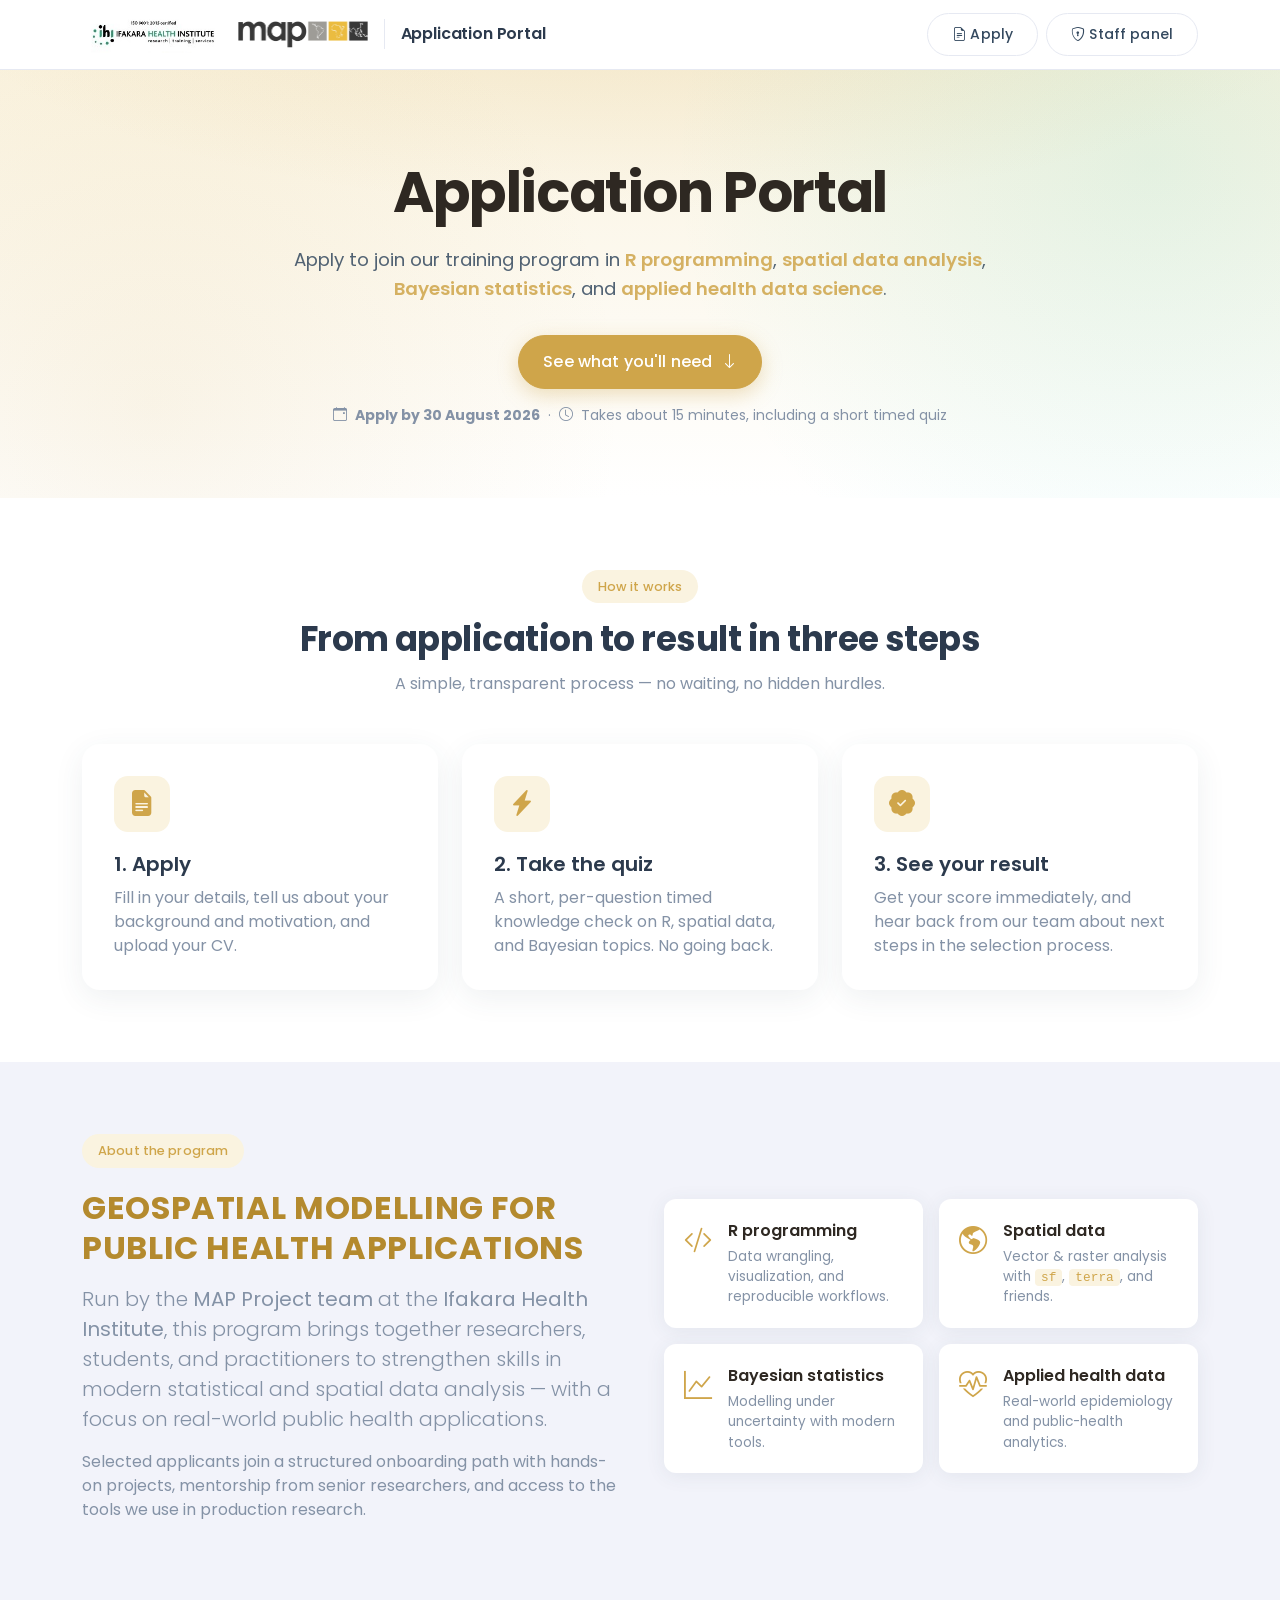
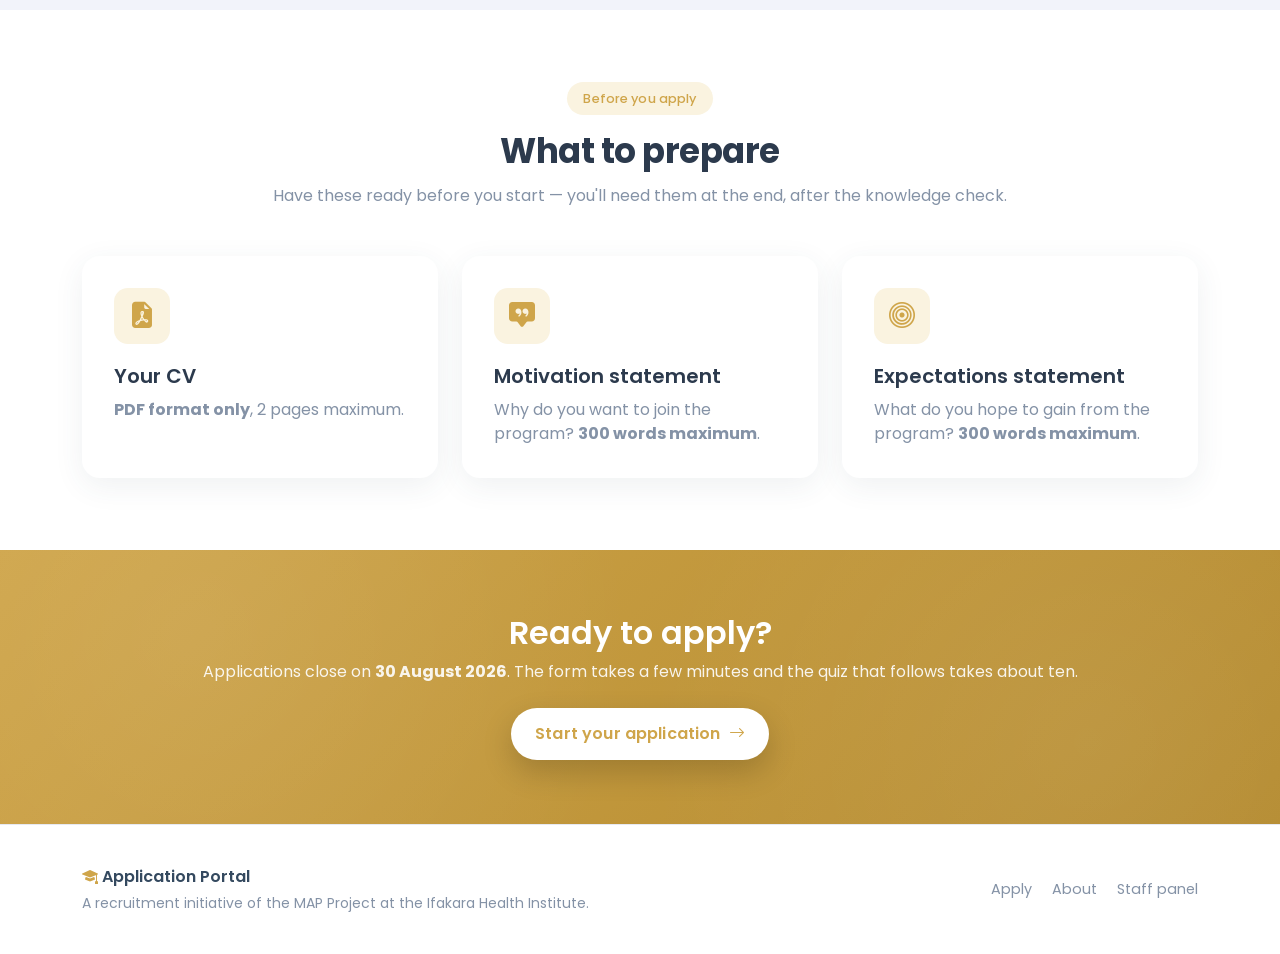
<file: index.html>
<!Doctype html>
<html lang="en">
<head>
  <meta charset="utf-8">
  <meta name="viewport" content="width=device-width, initial-scale=1">
  <title>Application Portal — Ifakara Health Institute</title>
  <meta name="description" content="Apply to the training program at the Ifakara Health Institute's MAP Project — R programming, spatial data, Bayesian statistics, and applied health data science.">

  <!-- Fonts -->
  <link rel="preconnect" href="https://fonts.googleapis.com">
  <link rel="preconnect" href="https://fonts.gstatic.com" crossorigin>
  <link href="https://fonts.googleapis.com/css2?family=Poppins:wght@300;400;500;600;700&display=swap" rel="stylesheet">

  <!-- Bootstrap 5 + Icons -->
  <link href="https://cdn.jsdelivr.net/npm/bootstrap@5.3.3/dist/css/bootstrap.min.css" rel="stylesheet"
        integrity="sha384-QWTKZyjpPEjISv5WaRU9OFeRpok6YctnYmDr5pNlyT2bRjXh0JMhjY6hW+ALEwIH" crossorigin="anonymous">
  <link href="https://cdn.jsdelivr.net/npm/bootstrap-icons@1.11.3/font/bootstrap-icons.min.css" rel="stylesheet">

  <!-- Theme -->
  <link href="css/landing.css" rel="stylesheet">
</head>
<body class="landing">

<nav class="navbar navbar-expand-lg">
  <div class="container">
    <a class="navbar-brand d-flex align-items-center gap-3" href="index.html">
      <img src="img/ihi-logo.jpg" alt="Ifakara Health Institute" class="brand-logo brand-logo-ihi">
      <img src="img/map-logo.png" alt="MAP Project" class="brand-logo brand-logo-map">
      <span class="brand-divider d-none d-md-inline-block"></span>
      <span class="brand-text d-none d-md-inline">Application Portal</span>
    </a>
    <div class="d-flex gap-2">
      <a class="btn btn-sm btn-outline-secondary" href="apply.html"><i class="bi bi-file-earmark-text"></i> Apply</a>
      <a class="btn btn-sm btn-outline-secondary" href="panel.html"><i class="bi bi-shield-lock"></i> Staff panel</a>
    </div>
  </div>
</nav>

<!-- ============ HERO ============ -->
<section class="hero">
  <div class="container">
    <div class="hero-inner text-center">
      <h1 class="hero-title">Application Portal</h1>
      <p class="hero-tagline">
        Apply to join our training program in
        <strong>R programming</strong>, <strong>spatial data analysis</strong>,
        <strong>Bayesian statistics</strong>, and <strong>applied health data science</strong>.
      </p>
      <div class="hero-cta d-flex justify-content-center">
        <a class="btn btn-primary btn-lg px-4" href="#before-you-apply">
          See what you'll need <i class="bi bi-arrow-down ms-1"></i>
        </a>
      </div>
      <p class="text-muted small mt-3 mb-0">
        <i class="bi bi-calendar-event me-1"></i> <strong>Apply by <span data-deadline>30 August 2026</span></strong>
        <span class="mx-1">·</span>
        <i class="bi bi-clock me-1"></i> Takes about 15 minutes, including a short timed quiz
      </p>
    </div>
  </div>
  <div class="hero-decor" aria-hidden="true"></div>
</section>

<!-- ============ HOW IT WORKS ============ -->
<section class="section-white" id="how-it-works">
  <div class="container">
    <div class="section-header text-center mb-5">
      <span class="badge-pill-brand mb-2">How it works</span>
      <h2>From application to result in three steps</h2>
      <p class="text-muted">A simple, transparent process — no waiting, no hidden hurdles.</p>
    </div>
    <div class="row g-4">
      <div class="col-md-4">
        <div class="feature-card">
          <div class="feature-icon"><i class="bi bi-file-earmark-text-fill"></i></div>
          <h5>1. Apply</h5>
          <p class="text-muted mb-0">
            Fill in your details, tell us about your background and motivation,
            and upload your CV.
          </p>
        </div>
      </div>
      <div class="col-md-4">
        <div class="feature-card">
          <div class="feature-icon"><i class="bi bi-lightning-charge-fill"></i></div>
          <h5>2. Take the quiz</h5>
          <p class="text-muted mb-0">
            A short, per-question timed knowledge check on R, spatial data,
            and Bayesian topics. No going back.
          </p>
        </div>
      </div>
      <div class="col-md-4">
        <div class="feature-card">
          <div class="feature-icon"><i class="bi bi-patch-check-fill"></i></div>
          <h5>3. See your result</h5>
          <p class="text-muted mb-0">
            Get your score immediately, and hear back from our team about
            next steps in the selection process.
          </p>
        </div>
      </div>
    </div>
  </div>
</section>

<!-- ============ ABOUT ============ -->
<section class="section-tint" id="about">
  <div class="container">
    <div class="row align-items-center g-5">
      <div class="col-lg-6">
        <span class="badge-pill-brand mb-3">About the program</span>
        <h2 class="about-heading">GEOSPATIAL MODELLING FOR PUBLIC HEALTH APPLICATIONS</h2>
        <p class="lead text-muted">
          Run by the <strong>MAP Project team</strong> at the
          <strong>Ifakara Health Institute</strong>, this program brings together
          researchers, students, and practitioners to strengthen skills in modern
          statistical and spatial data analysis — with a focus on real-world
          public health applications.
        </p>
        <p class="text-muted">
          Selected applicants join a structured onboarding path with hands-on
          projects, mentorship from senior researchers, and access to the tools
          we use in production research.
        </p>
      </div>
      <div class="col-lg-6">
        <div class="topic-grid">
          <div class="topic-item">
            <i class="bi bi-code-slash"></i>
            <div>
              <strong>R programming</strong>
              <span>Data wrangling, visualization, and reproducible workflows.</span>
            </div>
          </div>
          <div class="topic-item">
            <i class="bi bi-globe-americas"></i>
            <div>
              <strong>Spatial data</strong>
              <span>Vector &amp; raster analysis with <code>sf</code>, <code>terra</code>, and friends.</span>
            </div>
          </div>
          <div class="topic-item">
            <i class="bi bi-graph-up"></i>
            <div>
              <strong>Bayesian statistics</strong>
              <span>Modelling under uncertainty with modern tools.</span>
            </div>
          </div>
          <div class="topic-item">
            <i class="bi bi-heart-pulse"></i>
            <div>
              <strong>Applied health data</strong>
              <span>Real-world epidemiology and public-health analytics.</span>
            </div>
          </div>
        </div>
      </div>
    </div>
  </div>
</section>

<!-- ============ BEFORE YOU APPLY ============ -->
<section class="section-white" id="before-you-apply">
  <div class="container">
    <div class="section-header text-center mb-5">
      <span class="badge-pill-brand mb-2">Before you apply</span>
      <h2>What to prepare</h2>
      <p class="text-muted">
        Have these ready before you start — you'll need them at the end,
        after the knowledge check.
      </p>
    </div>
    <div class="row g-4">
      <div class="col-md-4">
        <div class="feature-card">
          <div class="feature-icon"><i class="bi bi-file-earmark-pdf-fill"></i></div>
          <h5>Your CV</h5>
          <p class="text-muted mb-0">
            <strong>PDF format only</strong>, 2 pages maximum.
          </p>
        </div>
      </div>
      <div class="col-md-4">
        <div class="feature-card">
          <div class="feature-icon"><i class="bi bi-chat-square-quote-fill"></i></div>
          <h5>Motivation statement</h5>
          <p class="text-muted mb-0">
            Why do you want to join the program?
            <strong>300 words maximum</strong>.
          </p>
        </div>
      </div>
      <div class="col-md-4">
        <div class="feature-card">
          <div class="feature-icon"><i class="bi bi-bullseye"></i></div>
          <h5>Expectations statement</h5>
          <p class="text-muted mb-0">
            What do you hope to gain from the program?
            <strong>300 words maximum</strong>.
          </p>
        </div>
      </div>
    </div>
  </div>
</section>

<!-- ============ CTA STRIP ============ -->
<section class="cta-strip">
  <div class="container text-center">
    <h3 class="mb-2">Ready to apply?</h3>
    <p class="mb-4 opacity-90">
      Applications close on <strong><span data-deadline>30 August 2026</span></strong>. The form takes a
      few minutes and the quiz that follows takes about ten.
    </p>
    <a class="btn btn-light btn-lg px-4" href="apply.html" id="cta-bottom">
      Start your application <i class="bi bi-arrow-right ms-1"></i>
    </a>
  </div>
</section>

<!-- ============ FOOTER ============ -->
<footer class="site-footer">
  <div class="container">
    <div class="row align-items-center g-3">
      <div class="col-md-7">
        <div class="fw-semibold mb-1">
          <i class="bi bi-mortarboard-fill text-primary"></i> Application Portal
        </div>
        <p class="text-muted small mb-0">
          A recruitment initiative of the MAP Project at the Ifakara Health Institute.
        </p>
      </div>
      <div class="col-md-5 text-md-end">
        <a class="footer-link me-3" href="apply.html">Apply</a>
        <a class="footer-link me-3" href="#about">About</a>
        <a class="footer-link" href="panel.html">Staff panel</a>
      </div>
    </div>
  </div>
</footer>

<script src="https://cdn.jsdelivr.net/npm/bootstrap@5.3.3/dist/js/bootstrap.bundle.min.js"
        integrity="sha384-YvpcrYf0tY3lHB60NNkmXc5s9fDVZLESaAA55NDzOxhy9GkcIdslK1eN7N6jIeHz" crossorigin="anonymous"></script>
<script>
  // If the applicant has a saved session, switch CTA labels to "Continue".
  (function () {
    const hasProgress = localStorage.getItem("application_id") || localStorage.getItem("session_id");
    if (!hasProgress) return;
    const top = document.getElementById("cta-start");
    const bot = document.getElementById("cta-bottom");
    if (top) top.innerHTML = 'Continue Application <i class="bi bi-arrow-right ms-1"></i>';
    if (bot) bot.innerHTML = 'Continue your application <i class="bi bi-arrow-right ms-1"></i>';
  })();

  // Ask the backend for the canonical deadline and fill the two [data-deadline]
  // spans. Landing needs this too — the hardcoded fallback is just a placeholder
  // for when the API is unreachable.
  (async function () {
    const API = (location.hostname === "localhost" || location.hostname === "127.0.0.1")
      ? "http://127.0.0.1:8000/api"
      : "https://mapdet.pythonanywhere.com/api";
    try {
      const res = await fetch(`${API}/config/`);
      if (!res.ok) return;
      const config = await res.json();
      if (!config || !config.deadline) return;
      document.querySelectorAll("[data-deadline]").forEach((el) => {
        el.textContent = config.deadline;
      });
    } catch (err) {
      console.error("Could not load /api/config/ for landing deadline", err);
    }
  })();
</script>
</body>
</html>
</file>
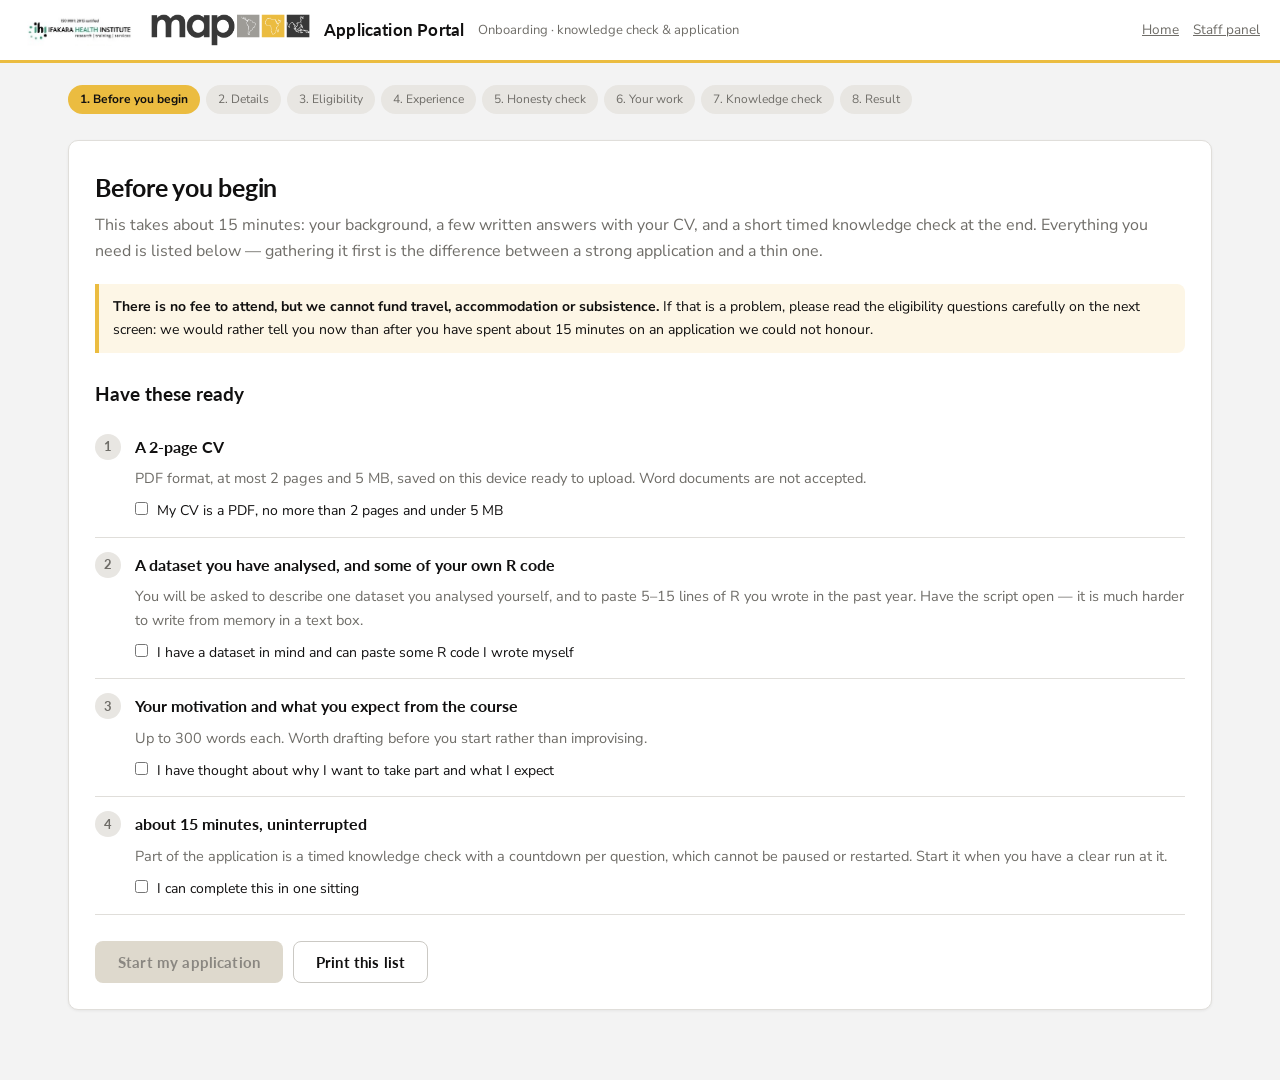
<file: apply.html>
<!Doctype html>
<html lang="en">
<head>
  <meta charset="utf-8">
  <meta name="viewport" content="width=device-width, initial-scale=1">
  <title>Apply — Application Portal</title>
  <link rel="preconnect" href="https://fonts.googleapis.com">
  <link rel="preconnect" href="https://fonts.gstatic.com" crossorigin>
  <link href="https://fonts.googleapis.com/css2?family=Lato:wght@400;700;900&family=Nunito+Sans:wght@400;600;700&display=swap"
        rel="stylesheet">
  <link href="css/styles.css" rel="stylesheet">
</head>
<body>
<header class="site-header">
  <img src="img/ihi-logo.jpg" alt="Ifakara Health Institute" class="brand-logo">
  <img src="img/map-logo.png" alt="MAP Project" class="brand-logo">
  <span class="brand">Application Portal</span>
  <span class="sub">Onboarding &middot; knowledge check &amp; application</span>
  <span class="spacer"></span>
  <a class="muted" href="index.html">Home</a>
  <a class="muted" href="panel.html">Staff panel</a>
</header>

<div class="wrap-wide">
  <ul class="steps" id="steps"></ul>

  <div class="card">
    <div id="stage"></div>
  </div>
</div>

<template id="tpl-before">
  <h1>Before you begin</h1>
  <p class="lead" data-lead></p>
  <div class="warnbox" data-cost></div>

  <h2>Have these ready</h2>
  <ol class="prep" data-requirements></ol>

  <p class="muted" data-deadline></p>
  <div class="err hidden" data-alert></div>
  <div class="actions">
    <button class="btn" data-next>Start my application</button>
    <button class="btn btn-ghost" data-print type="button">Print this list</button>
  </div>
</template>

<template id="tpl-details">
  <h1>Apply to the workshop</h1>
  <p class="lead" data-lead></p>
  <div class="warnbox">
    <strong>Please answer accurately</strong> rather than optimistically.
    A place offered to someone who cannot take it up is a place lost to another applicant.
  </div>

  <h2>Your details</h2>
  <div class="grid2">
    <div>
      <label>First name <span class="req">*</span></label>
      <input type="text" name="first_name" autocomplete="given-name">
      <div class="field-error" data-error="first_name"></div>
    </div>
    <div>
      <label>Last name <span class="req">*</span></label>
      <input type="text" name="last_name" autocomplete="family-name">
      <div class="field-error" data-error="last_name"></div>
    </div>
    <div>
      <label>Email <span class="req">*</span></label>
      <input type="email" name="email" autocomplete="email">
      <p class="hint">An institutional address is preferred where you have one.</p>
      <div class="field-error" data-error="email"></div>
    </div>
    <div>
      <label>WhatsApp number — including country code <span class="req">*</span></label>
      <input type="tel" name="phone" autocomplete="tel" placeholder="+255 712 345 678">
      <p class="hint">
        Start with <strong>+</strong> and your country code. A number beginning
        <strong>0</strong> cannot be dialled from outside your country.
      </p>
      <div class="field-error" data-error="phone"></div>
    </div>
    <div>
      <label>Country of residence <span class="req">*</span></label>
      <select name="country_of_residence" data-countries>
        <option value="">Choose…</option>
      </select>
      <div class="field-error" data-error="country_of_residence"></div>
    </div>
    <div>
      <label>Nationality <span class="req">*</span></label>
      <select name="nationality" data-countries>
        <option value="">Choose…</option>
      </select>
      <div class="field-error" data-error="nationality"></div>
    </div>
    <div>
      <label>Gender <span class="req">*</span></label>
      <select name="gender">
        <option value="">Choose…</option>
        <option>Male</option>
        <option>Female</option>
      </select>
      <div class="field-error" data-error="gender"></div>
    </div>
    <div>
      <label>Highest qualification <span class="req">*</span></label>
      <select name="education">
        <option value="">Choose…</option>
        <option>BSc</option><option>MSc</option><option>PhD</option><option>Other</option>
      </select>
      <input type="text" name="education_other" class="hidden" maxlength="30"
             placeholder="Please specify" data-other-for="education">
      <div class="field-error" data-error="education"></div>
    </div>
    <div>
      <label>Institution <span class="req">*</span></label>
      <input type="text" name="institution">
      <div class="field-error" data-error="institution"></div>
    </div>
    <div>
      <label>Institution type <span class="req">*</span></label>
      <select name="institution_type">
        <option value="">Choose…</option>
        <option>University</option><option>NGO</option><option>Government</option>
        <option>Private sector</option><option>Other</option>
      </select>
      <input type="text" name="institution_type_other" class="hidden" maxlength="50"
             placeholder="Please specify" data-other-for="institution_type">
      <div class="field-error" data-error="institution_type"></div>
    </div>
    <div>
      <label>Your role <span class="req">*</span></label>
      <input type="text" name="role">
      <div class="field-error" data-error="role"></div>
    </div>
    <div>
      <label>R experience <span class="req">*</span></label>
      <select name="r_experience">
        <option value="">Choose…</option>
        <option>None</option><option>Beginner</option>
        <option>Intermediate</option><option>Advanced</option>
      </select>
      <div class="field-error" data-error="r_experience"></div>
    </div>
    <div>
      <label>Bayesian knowledge <span class="req">*</span></label>
      <select name="bayesian_knowledge">
        <option value="">Choose…</option>
        <option>None</option><option>Beginner</option>
        <option>Intermediate</option><option>Advanced</option>
      </select>
      <div class="field-error" data-error="bayesian_knowledge"></div>
    </div>
  </div>
  <div class="err hidden" data-alert></div>
  <div class="actions"><button class="btn" data-next>Continue</button></div>
</template>

<template id="tpl-eligibility">
  <h1>Eligibility</h1>
  <p class="lead">
    Four practical questions. Please answer accurately — a place you cannot take up
    is a place another applicant could have used.
  </p>
  <div data-questions></div>
  <div class="note">
    We release seats only once, shortly before the workshop, so an unfilled place is
    usually a wasted one.
  </div>
  <div class="err hidden" data-alert></div>
  <div class="actions"><button class="btn" data-next>Continue</button></div>
</template>

<template id="tpl-experience">
  <h1>Your experience and plans</h1>
  <p class="lead">
    These answers help us judge whether the course suits your current work. Answer
    honestly — the course caters for a range of backgrounds and there is no advantage
    in overstating.
  </p>
  <div data-questions></div>
  <div class="err hidden" data-alert></div>
  <div class="actions"><button class="btn" data-next>Continue</button></div>
</template>

<template id="tpl-claims">
  <h1>Honesty check</h1>
  <p class="lead">Which of these R functions have you used <em>yourself</em>?</p>
  <div class="warnbox">
    <strong>Please read.</strong> Some of the names below are not real R functions.
    Claiming one costs you more than admitting you do not know it. We are not
    expecting anyone to know all of them — an accurate picture helps us support you better.
  </div>
  <table class="claim">
    <thead>
      <tr><th>Function</th><th>Used it myself</th><th>Heard of it</th><th>Don't know it</th></tr>
    </thead>
    <tbody data-rows></tbody>
  </table>
  <div class="err hidden" data-alert></div>
  <div class="actions"><button class="btn" data-next>Continue</button></div>
</template>

<template id="tpl-quiz-intro">
  <h1>Knowledge check</h1>
  <div class="note">
    <strong>Your application is already submitted.</strong> This last step is scored and
    shown to the panel alongside everything else you have written — it is not a gate,
    and a low score does not withdraw your application.
  </div>
  <p class="lead" data-shape></p>
  <ul class="tight">
    <li><strong data-timing></strong> per question — the countdown is enforced by the server.</li>
    <li>You <strong>cannot</strong> go back, and the check cannot be restarted.</li>
    <li>Each applicant gets a <strong>different draw</strong> of questions, with the
      answer options shuffled.</li>
    <li>You are not told which answers were right — only your final score.</li>
  </ul>
  <div class="note">
    Answer from your own knowledge. The point is to place you on the course, not to
    filter people out on trivia.
  </div>
  <div class="err hidden" data-alert></div>
  <div class="actions"><button class="btn" data-next>Start the knowledge check</button></div>
</template>

<template id="tpl-question">
  <div class="qmeta">
    <span data-progress></span>
    <span class="cat" data-category></span>
    <span class="countdown" data-countdown>--</span>
  </div>
  <div class="bar"><i data-bar></i></div>
  <p class="qstem" data-stem></p>
  <pre class="code hidden" data-code></pre>
  <div data-options></div>
  <div class="actions">
    <button class="btn" data-submit disabled>Submit answer</button>
    <span class="muted" data-status></span>
  </div>
</template>

<template id="tpl-result">
  <div class="centred">
    <h1 data-title>Knowledge check complete</h1>
    <p class="score-big"><span data-score>0</span> / <span data-total>0</span></p>
    <p class="lead" data-message></p>
    <p class="muted" data-completed></p>
  </div>
  <div class="actions" data-continue-wrap style="justify-content:center">
    <button class="btn" data-next>Continue to your own work</button>
  </div>
</template>

<template id="tpl-written">
  <h1>Your own work</h1>
  <p class="lead">
    Three short answers, your motivation and your CV. These are read by the selection
    panel — please answer in your own words. The timed knowledge check comes after this.
  </p>

  <label>1. Describe a dataset you have personally analysed <span class="req">*</span></label>
  <p class="hint">
    Say what one row represents, roughly how many rows, the time period, and how location
    is recorded (GPS coordinates, district names, a grid, or something else). About 80 words.
  </p>
  <textarea name="written_dataset" maxlength="900"></textarea>
  <div class="field-error" data-error="written_dataset"></div>

  <label>2. Paste 5–15 lines of R code that you wrote yourself in the past year <span class="req">*</span></label>
  <p class="hint">
    Any code at all — cleaning, plotting, modelling. Add one line saying what it was for.
    If you have never written R code, write “none” — this will not disqualify you.
  </p>
  <textarea name="written_code" class="mono" maxlength="1600"></textarea>
  <div class="field-error" data-error="written_code"></div>

  <label>3. What is one feature of your own data that would make an ordinary linear
    regression a poor choice? <span class="req">*</span></label>
  <p class="hint">About 40 words.</p>
  <textarea name="written_why_not_ols" maxlength="500"></textarea>
  <div class="field-error" data-error="written_why_not_ols"></div>

  <label>4. Anything else the panel should know? <span class="opt-tag">(optional)</span></label>
  <textarea name="written_other" maxlength="600" data-words="300"></textarea>
  <p class="hint" data-counter-for="written_other"></p>
  <div class="field-error" data-error="written_other"></div>

  <h2>Motivation and expectations</h2>

  <label>5. Why do you want to take part? <span class="req">*</span></label>
  <p class="hint">Up to 300 words.</p>
  <textarea name="motivation" data-words="300"></textarea>
  <p class="hint" data-counter-for="motivation"></p>
  <div class="field-error" data-error="motivation"></div>

  <label>6. What do you expect to get out of it? <span class="req">*</span></label>
  <p class="hint">Up to 300 words.</p>
  <textarea name="expectations" data-words="300"></textarea>
  <p class="hint" data-counter-for="expectations"></p>
  <div class="field-error" data-error="expectations"></div>

  <h2>Your CV</h2>

  <label>7. Upload your CV <span class="req">*</span></label>
  <p class="hint">
    <strong>PDF only</strong>, at most <strong>2 pages</strong> and <strong>5&nbsp;MB</strong>.
    Word documents are not accepted — export to PDF first.
  </p>
  <input type="file" name="cv" accept="application/pdf,.pdf">
  <div class="field-error" data-error="cv"></div>

  <div class="err hidden" data-alert></div>
  <div class="actions">
    <button class="btn" data-next>Submit and continue to the knowledge check</button>
  </div>
</template>

<template id="tpl-stopped">
  <h1 data-title>Thank you for your interest</h1>
  <p class="lead" data-message></p>
  <p>
    We expect to run further courses. Please write to us to be added to the mailing list
    so we can tell you when the next one opens.
  </p>
</template>

<script src="js/api.js"></script>
<script src="js/applicant.js"></script>
</body>
</html>
</file>
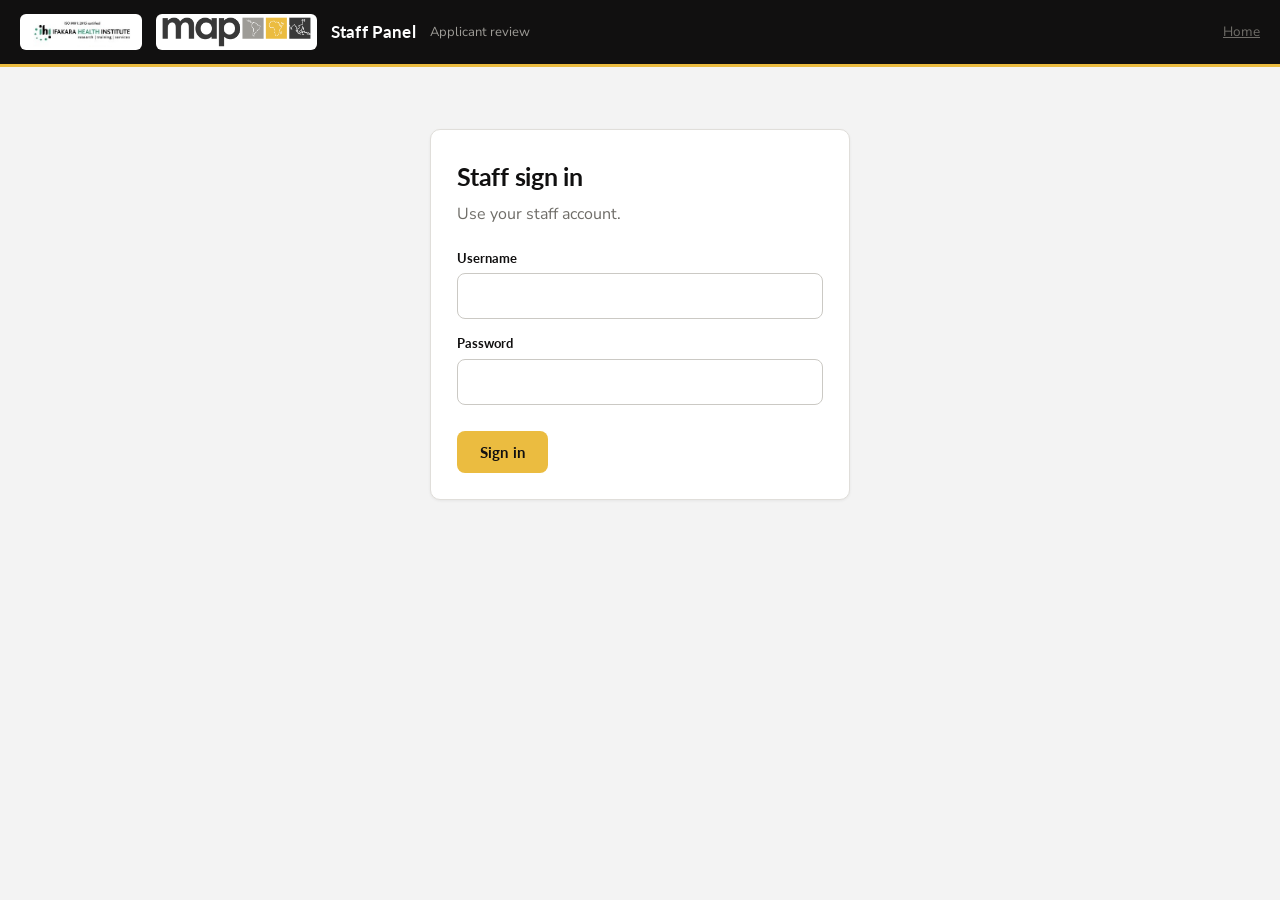
<file: panel.html>
<!Doctype html>
<html lang="en">
<head>
  <meta charset="utf-8">
  <meta name="viewport" content="width=device-width, initial-scale=1">
  <title>Staff Panel — Application Portal</title>
  <link rel="preconnect" href="https://fonts.googleapis.com">
  <link rel="preconnect" href="https://fonts.gstatic.com" crossorigin>
  <link href="https://fonts.googleapis.com/css2?family=Lato:wght@400;700;900&family=Nunito+Sans:wght@400;600;700&display=swap"
        rel="stylesheet">
  <link href="css/styles.css" rel="stylesheet">
</head>
<body>
<header class="site-header dark">
  <img src="img/ihi-logo.jpg" alt="Ifakara Health Institute" class="brand-logo brand-logo-chip">
  <img src="img/map-logo.png" alt="MAP Project" class="brand-logo brand-logo-chip">
  <span class="brand">Staff Panel</span>
  <span class="sub">Applicant review</span>
  <span class="spacer"></span>
  <a class="muted" href="index.html">Home</a>
  <span class="sub hidden" id="nav-username"></span>
  <button class="btn btn-ghost btn-sm hidden" id="logout-btn">Log out</button>
</header>

<div class="wrap-wide">

  <!-- ============ LOGIN ============ -->
  <section id="view-login" class="hidden">
    <div class="card" style="max-width:420px;margin:40px auto">
      <h1>Staff sign in</h1>
      <p class="lead">Use your staff account.</p>
      <div class="err hidden" id="login-alert"></div>
      <form id="login-form">
        <label>Username</label>
        <input type="text" name="username" autocomplete="username">
        <label>Password</label>
        <input type="password" name="password" autocomplete="current-password">
        <div class="actions">
          <button class="btn" type="submit" id="login-btn">Sign in</button>
        </div>
      </form>
    </div>
  </section>

  <!-- ============ APPLICANTS LIST ============ -->
  <section id="view-list" class="hidden">
    <h1>Applicants <span class="tag tag-mute hidden" id="viewer-badge">View only</span></h1>
    <p class="lead" id="list-count"></p>

    <div class="toolbar">
      <button class="btn btn-ghost btn-sm" id="go-shortlist">Build a shortlist &rarr;</button>
    </div>

    <div class="card" id="settings-card">
      <h2>Applications deadline</h2>
      <p class="lead" id="set-state"></p>
      <div class="err hidden" id="set-alert"></div>
      <div class="toolbar">
        <label for="set-deadline" class="muted">Last day applications are accepted</label>
        <input type="date" id="set-deadline" style="max-width:200px">
        <button class="btn btn-sm" id="set-save">Save deadline</button>
        <span class="muted" id="set-saved"></span>
      </div>
      <p class="hint">
        Inclusive: applicants can start and submit all day on this date. From the next
        day the portal refuses new applications and new submissions, and says so.
      </p>
    </div>

    <div class="toolbar">
      <input class="grow" type="text" id="search-input" placeholder="Name, email or institution…">
      <select id="status-filter" style="max-width:190px">
        <option value="">All statuses</option>
        <option value="pass">Pass</option>
        <option value="fail">Fail</option>
        <option value="pending">Pending</option>
      </select>
      <button class="btn btn-ghost" id="export-csv">Export CSV</button>
    </div>

    <div class="err hidden" id="list-alert"></div>

    <div class="toolbar hidden" id="bulk-bar">
      <strong id="bulk-count"></strong>
      <button class="btn btn-sm" data-bulk="select">Mark selected</button>
      <button class="btn btn-sm btn-ghost" data-bulk="reject">Mark rejected</button>
      <button class="btn btn-sm btn-ghost" data-bulk="pending">Reset to pending</button>
      <button class="btn btn-sm btn-danger" data-bulk="delete">Delete</button>
    </div>

    <div class="table-wrap">
      <table class="data">
        <thead>
          <tr>
            <th style="width:34px"><input type="checkbox" id="select-all" title="Select all"></th>
            <th>Name</th><th>Institution</th><th>Country</th>
            <th>Quiz</th><th>Score</th><th>Composite</th><th>Status</th><th>Decision</th><th>Flags</th>
          </tr>
        </thead>
        <tbody id="applicants-body">
          <tr><td colspan="10" class="muted">Loading…</td></tr>
        </tbody>
      </table>
    </div>

    <div class="actions">
      <button class="btn btn-ghost btn-sm" id="prev-page" disabled>&larr; Prev</button>
      <button class="btn btn-ghost btn-sm" id="next-page" disabled>Next &rarr;</button>
    </div>
  </section>

  <!-- ============ SHORTLIST ============ -->
  <section id="view-shortlist" class="hidden">
    <button class="btn btn-ghost btn-sm" id="shortlist-back">&larr; Back to applicants</button>

    <div class="card" style="margin-top:16px">
      <h1>Shortlist</h1>
      <p class="lead">
        Every application ranked on the composite score, recomputed from the stored
        answers. Floors are satisfied first; the remaining seats fill on merit.
      </p>

      <div class="stats" id="sl-stats"></div>
      <div class="note" id="sl-advice"></div>

      <div class="floors">
        <div>
          <label for="f_seats">Seats</label>
          <input type="number" id="f_seats" min="0" value="25">
        </div>
        <div>
          <label for="f_women">Minimum women</label>
          <input type="number" id="f_women" min="0" value="10">
        </div>
        <div>
          <label for="f_tz">Minimum Tanzania-based</label>
          <input type="number" id="f_tz" min="0" value="12">
        </div>
        <div>
          <label for="f_inst">Max per institution</label>
          <input type="number" id="f_inst" min="1" value="3">
        </div>
        <div>
          <label for="f_wait">Waitlist size</label>
          <input type="number" id="f_wait" min="0" value="10">
        </div>
        <div>
          <label for="f_travel">Travel certainty</label>
          <select id="f_travel">
            <option value="prefer" selected>Prefer confirmed</option>
            <option value="only">Confirmed only</option>
            <option value="ignore">Ignore</option>
          </select>
        </div>
        <div>
          <label for="f_bluff">Applicants flagged BLUFF</label>
          <select id="f_bluff">
            <option value="1" selected>Exclude</option>
            <option value="0">Keep</option>
          </select>
        </div>
        <div>
          <label for="f_pool">Pool</label>
          <select id="f_pool">
            <option value="submitted" selected>Completed applications</option>
            <option value="scored">Finished the knowledge check</option>
            <option value="all">Everyone who started</option>
          </select>
        </div>
      </div>

      <p class="hint">
        “Prefer confirmed” fills every seat from applicants with confirmed travel first
        and uses unconfirmed ones only if seats remain. It costs nothing when confirmed
        applicants are plentiful and degrades gracefully when they are not.
      </p>

      <div class="err hidden" id="sl-alert"></div>

      <div class="actions">
        <button class="btn" id="sl-build">Build shortlist</button>
        <button class="btn btn-ghost" id="sl-csv">Export full ranking</button>
        <button class="btn btn-ghost" id="sl-csv-short">Export shortlist + waitlist</button>
      </div>

      <div id="sl-floors" style="margin-top:16px"></div>
    </div>

    <div class="card">
      <div class="table-wrap">
        <table class="data">
          <thead>
            <tr>
              <th>#</th><th>Name</th><th>Institution</th><th>Country</th><th>Gender</th>
              <th>Score</th><th>Quiz</th><th>Honest</th><th>Relev</th><th>Impact</th>
              <th>Place</th><th>Flags</th>
            </tr>
          </thead>
          <tbody id="sl-body">
            <tr><td colspan="12" class="muted">Loading…</td></tr>
          </tbody>
        </table>
      </div>
    </div>
  </section>

  <!-- ============ APPLICANT DETAIL ============ -->
  <section id="view-detail" class="hidden">
    <button class="btn btn-ghost btn-sm" id="back-to-list">&larr; Back to applicants</button>

    <div class="card" style="margin-top:16px">
      <h1 id="d-name"></h1>
      <p class="lead" id="d-email"></p>

      <div class="toolbar">
        <span id="d-status"></span>
        <span id="d-composite"></span>
        <span class="spacer"></span>
        <a class="btn btn-ghost btn-sm hidden" id="d-cv" target="_blank" rel="noopener">Download CV</a>
      </div>
      <div id="d-flags"></div>

      <div class="err hidden" id="detail-alert"></div>

      <div class="toolbar" id="decision-controls">
        <span class="muted">Decision:</span>
        <span id="d-decision"></span>
        <button class="btn btn-sm" data-decision="select">Select</button>
        <button class="btn btn-sm btn-ghost" data-decision="reject">Reject</button>
        <button class="btn btn-sm btn-ghost" data-decision="pending">Pending</button>
        <button class="btn btn-sm btn-danger" id="d-delete" style="margin-left:auto">Delete applicant</button>
      </div>
    </div>

    <div class="card">
      <ul class="tabs">
        <li><button data-tab="profile" class="on">Profile</button></li>
        <li><button data-tab="answers">Their answers</button></li>
        <li><button data-tab="quiz">Quiz breakdown</button></li>
      </ul>

      <div id="tab-profile">
        <dl class="fields" id="d-fields"></dl>
      </div>

      <div id="tab-answers" class="hidden">
        <div id="d-answers"></div>
      </div>

      <div id="tab-quiz" class="hidden">
        <div id="quiz-summary"></div>
        <div class="table-wrap" style="margin-top:12px">
          <table class="data">
            <thead>
              <tr><th>#</th><th>Question</th><th>Category</th><th>Submitted</th><th>Correct</th><th>Result</th></tr>
            </thead>
            <tbody id="quiz-body"></tbody>
          </table>
        </div>
      </div>
    </div>
  </section>

</div>

<script src="js/api.js"></script>
<script src="js/panel.js"></script>
</body>
</html>
</file>
<file: css/landing.css>
/* =========================================================================
   Onboarding Portal — Applicant frontend
   Aesthetic cherry-picked from AdminCa v2.0.1 (Poppins + soft shadows +
   indigo palette), layered on top of Bootstrap 5.
   ========================================================================= */

:root {
  /* Palette — warm gold on Poppins */
  --brand:            #cfa54a;
  --brand-dark:       #b48a2e;
  --brand-tint:       #faf3e0;
  --success:          #18C5A9;
  --success-dark:     #14a891;
  --danger:           #f75a5f;
  --page-bg:          #f2f3fa;
  --card-bg:          #ffffff;
  --body:             #34495f;
  --muted:            #8492a6;
  --border-soft:      #e6e9f2;

  /* Shadows */
  --shadow-card:      0 8px 30px rgba(53, 73, 95, 0.08);
  --shadow-input:     0 3px 20px rgba(53, 73, 95, 0.08);
  --shadow-btn:       0 6px 20px rgba(207, 165, 74, 0.35);
  --shadow-btn-hover: 0 10px 25px rgba(207, 165, 74, 0.45);
  --shadow-float:     0 5px 20px rgba(214, 222, 228, 0.9);

  /* Rhythm */
  --radius:           12px;
  --radius-lg:        18px;
  --radius-pill:      200px;

  /* Bootstrap variable overrides (so BS utilities pick up the new brand) */
  --bs-primary:       var(--brand);
  --bs-primary-rgb:   207, 165, 74;
  --bs-body-color:    var(--body);
  --bs-body-font-family: "Poppins", system-ui, -apple-system, "Segoe UI", Roboto, sans-serif;
}

/* -------------------------------------------------------------- Base */
body {
  min-height: 100vh;
  background-color: var(--page-bg);
  color: var(--body);
  font-family: "Poppins", system-ui, -apple-system, "Segoe UI", Roboto, sans-serif;
  font-weight: 400;
}

h1, h2, h3, h4, h5, h6 { font-weight: 600; color: #2c3a4d; }
.text-muted { color: var(--muted) !important; }

/* -------------------------------------------------------------- Layout */
.app-shell {
  max-width: 820px;
  margin: 0 auto;
  padding: 2.5rem 1rem 4rem;
}

.panel-shell {
  max-width: 1140px;
  margin: 0 auto;
  padding: 1.5rem 1rem 4rem;
}

/* -------------------------------------------------------------- Navbar */
.navbar {
  background: var(--card-bg) !important;
  border-bottom: 1px solid var(--border-soft) !important;
  box-shadow: 0 1px 10px rgba(53, 73, 95, 0.04);
  padding-top: .65rem;
  padding-bottom: .65rem;
}
.navbar-brand { color: #2c3a4d !important; letter-spacing: -0.01em; }
.navbar-brand .text-primary { color: var(--brand) !important; }

/* Brand logos in the navbar (IHI + MAP) */
.brand-logo {
  height: 38px;
  width: auto;
  object-fit: contain;
  display: block;
}
.brand-logo-ihi { }                                /* ~3:1 aspect */
.brand-logo-map { max-width: 130px; }              /* wide — cap width */
.brand-divider {
  display: inline-block;
  width: 1px;
  height: 30px;
  background: var(--border-soft);
  align-self: center;
}
.brand-text {
  color: #2c3a4d;
  font-weight: 600;
  letter-spacing: -0.01em;
  font-size: 1rem;
}

/* Chip-style logo backdrop for the DARK panel navbar (keeps white logos
   from clashing with the dark background). */
.brand-logo-chip {
  background: #fff;
  border-radius: 6px;
  padding: 4px 8px;
  height: 42px;
}
.brand-divider-dark { background: rgba(255, 255, 255, 0.2); }
.brand-text-light {
  color: #fff;
  font-weight: 600;
  letter-spacing: -0.01em;
  font-size: 1rem;
}

@media (max-width: 767.98px) {
  .brand-logo { height: 30px; }
  .brand-logo-chip { height: 34px; padding: 3px 6px; }
  .brand-logo-map { max-width: 100px; }
}
@media (max-width: 400px) {
  .brand-logo { height: 26px; }
  .brand-logo-chip { height: 30px; }
  .brand-logo-map { max-width: 82px; }
}

/* -------------------------------------------------------------- Cards */
.card {
  background: var(--card-bg);
  border: 0 !important;
  border-radius: var(--radius-lg) !important;
  box-shadow: var(--shadow-card) !important;
}
.card-body { padding: 2rem !important; }
@media (min-width: 768px) { .card-body { padding: 2.5rem !important; } }

/* -------------------------------------------------------------- Stepper */
.stepper {
  list-style: none;
  padding: 0;
  margin: 0 0 2.25rem 0;
  display: flex;
  justify-content: space-between;
  align-items: flex-start;
  position: relative;
  gap: 0.5rem;
}
.stepper::before {
  content: "";
  position: absolute;
  top: 20px;               /* half of .step-circle height */
  left: 8%;
  right: 8%;
  height: 2px;
  background: var(--border-soft);
  z-index: 0;
}
.step {
  position: relative;
  z-index: 1;
  flex: 1;
  text-align: center;
  color: var(--muted);
  font-size: .8rem;
  font-weight: 500;
}
.step-circle {
  display: inline-flex;
  align-items: center;
  justify-content: center;
  width: 40px;
  height: 40px;
  border-radius: 50%;
  background: var(--card-bg);
  border: 2px solid var(--border-soft);
  color: var(--muted);
  font-weight: 600;
  margin-bottom: 0.5rem;
  transition: all .25s ease;
}
.step-label { display: block; }
.step.active .step-circle,
.step.done .step-circle {
  background: var(--brand);
  border-color: var(--brand);
  color: #fff;
  box-shadow: var(--shadow-btn);
}
.step.active { color: var(--brand); font-weight: 600; }
.step.done { color: var(--body); }

/* -------------------------------------------------------------- Auth head icon
   (Circular icon that floats above intro/result cards — from login-2.html) */
.auth-head-icon {
  position: relative;
  height: 68px;
  width: 68px;
  display: inline-flex;
  align-items: center;
  justify-content: center;
  font-size: 32px;
  background: var(--card-bg);
  color: var(--brand);
  box-shadow: var(--shadow-float);
  border-radius: 50%;
  margin: -2.5rem auto 1rem;
}
.auth-head-icon.success { color: var(--success); }
.auth-head-icon.muted   { color: var(--muted); }

/* -------------------------------------------------------------- Form inputs
   "form-control-air" — soft shadow, no border. */
.form-label {
  font-size: .85rem;
  font-weight: 500;
  color: var(--body);
  margin-bottom: .4rem;
}
.form-control, .form-select {
  background: var(--card-bg);
  border: 1px solid var(--border-soft) !important;
  border-radius: var(--radius) !important;
  padding: .75rem 1rem !important;
  box-shadow: none;
  transition: box-shadow .2s ease, border-color .2s ease;
  color: var(--body);
}
.form-control:focus, .form-select:focus {
  border-color: var(--brand) !important;
  box-shadow: 0 0 0 4px rgba(207, 165, 74, 0.12) !important;
  outline: none;
}
.form-control::placeholder { color: #b7c0cf; }
.form-control-air {
  border: 0 !important;
  box-shadow: var(--shadow-input) !important;
}

/* CV file input — subtler affordance */
input[type="file"].form-control {
  padding: .55rem .75rem !important;
}
input[type="file"].form-control::-webkit-file-upload-button {
  background: var(--brand-tint);
  color: var(--brand);
  border: 0;
  border-radius: 8px;
  padding: .4rem .9rem;
  font-weight: 500;
  margin-right: .75rem;
  cursor: pointer;
}

/* Field-level error text */
.field-error {
  color: var(--danger);
  font-size: .8rem;
  margin-top: .35rem;
  min-height: 1rem;
}

/* Live word counters under motivation / expectations textareas.
   The bare .word-counter reads as muted; .over-limit switches to the
   danger color when the applicant crosses the 300-word cap. */
.word-counter {
  font-size: .78rem;
  color: var(--muted);
  white-space: nowrap;
  margin-left: 1rem;
  padding-top: .2rem;
}
.word-counter.over-limit {
  color: var(--danger);
  font-weight: 600;
}

/* -------------------------------------------------------------- Buttons */
.btn {
  border-radius: var(--radius-pill);
  font-weight: 500;
  letter-spacing: .01em;
  padding: .65rem 1.5rem;
  transition: transform .15s ease, box-shadow .2s ease, background-color .2s ease;
}
.btn-lg { padding: .85rem 1.75rem; font-size: 1rem; }

.btn-primary {
  background: var(--brand) !important;
  border-color: var(--brand) !important;
  box-shadow: var(--shadow-btn);
}
.btn-primary:hover, .btn-primary:focus {
  background: var(--brand-dark) !important;
  border-color: var(--brand-dark) !important;
  box-shadow: var(--shadow-btn-hover);
  transform: translateY(-1px);
}
.btn-primary:disabled { opacity: .55; box-shadow: none; transform: none; }

.btn-outline-secondary {
  border: 1px solid var(--border-soft);
  background: #fff;
  color: var(--body);
}
.btn-outline-secondary:hover {
  background: var(--brand-tint);
  border-color: var(--brand);
  color: var(--brand);
}

/* -------------------------------------------------------------- Quiz screen */
.countdown {
  font-variant-numeric: tabular-nums;
  font-weight: 700;
  color: var(--brand);
  padding: .35rem .9rem;
  background: var(--brand-tint);
  border-radius: var(--radius-pill);
  font-size: 1rem;
}
.countdown.danger {
  color: #fff;
  background: var(--danger);
  animation: pulse 1s ease-in-out infinite;
}
@keyframes pulse {
  0%, 100% { transform: scale(1); }
  50%      { transform: scale(1.05); }
}

.category-pill {
  text-transform: capitalize;
  background: var(--brand-tint) !important;
  color: var(--brand) !important;
  border: 0 !important;
  padding: .4rem .8rem;
  font-weight: 500;
  border-radius: var(--radius-pill);
}

.progress {
  background: var(--border-soft);
  border-radius: var(--radius-pill);
  overflow: hidden;
}
.progress-bar { background: var(--brand); transition: width .3s ease; }

/* Quiz option buttons — card-like, hover lift, clear active state */
.quiz-option {
  text-align: left;
  white-space: normal;
  padding: 1rem 1.25rem !important;
  border-radius: var(--radius) !important;
  background: var(--card-bg);
  border: 2px solid var(--border-soft) !important;
  color: var(--body);
  font-weight: 500;
  box-shadow: 0 2px 10px rgba(53, 73, 95, 0.03);
  transition: transform .15s ease, border-color .15s ease, box-shadow .2s ease;
}
.quiz-option:hover {
  border-color: var(--brand) !important;
  color: var(--brand);
  transform: translateY(-1px);
  box-shadow: var(--shadow-input);
}
.quiz-option.active {
  border-color: var(--brand) !important;
  background: var(--brand-tint);
  color: var(--brand);
  box-shadow: 0 0 0 4px rgba(207, 165, 74, 0.15);
}

/* Option groups for eligibility / experience / honesty screens — stack the
   options vertically so multi-line answers stay readable */
.quiz-option-group {
  display: flex;
  flex-direction: column;
  gap: .5rem;
}
.quiz-option-group .quiz-option { width: 100%; }

/* Honesty screen — the R function name shown above its choice buttons */
.claim-row {
  border-top: 1px solid var(--border-soft);
  padding-top: 1rem;
}
.claim-row:first-child { border-top: 0; padding-top: 0; }
.claim-name {
  background: var(--brand-tint);
  color: var(--brand-dark);
  padding: .25rem .55rem;
  border-radius: 6px;
  font-size: 1rem;
  font-weight: 500;
}
/* Horizontal 3-button row on the honesty screen — override the vertical stack */
.claim-row .quiz-option-group {
  flex-direction: row;
  flex-wrap: wrap;
}
.claim-row .quiz-option-group .quiz-option { width: auto; flex: 1 1 auto; }

/* -------------------------------------------------------------- Alerts */
.alert {
  border: 0;
  border-radius: var(--radius);
  padding: .85rem 1.15rem;
  font-size: .9rem;
}
.alert-danger { background: #fdecee; color: #c9384c; }

/* -------------------------------------------------------------- Result screen */
#screen-result .display-4 {
  color: var(--brand);
  font-weight: 700;
  letter-spacing: -0.02em;
}

/* -------------------------------------------------------------- Small utils */
.cursor-pointer { cursor: pointer; }

/* =========================================================================
   LANDING PAGE  (index.html — body.landing)
   ========================================================================= */

body.landing { background: #ffffff; }

/* -------------------------------------------------------------- Badge pill */
.badge-pill-brand {
  display: inline-block;
  padding: .45rem 1rem;
  background: var(--brand-tint);
  color: var(--brand);
  border-radius: var(--radius-pill);
  font-size: .8rem;
  font-weight: 500;
  letter-spacing: .01em;
}

/* -------------------------------------------------------------- Hero */
.hero {
  position: relative;
  overflow: hidden;
  padding: 5rem 0 4.5rem;
  background:
    radial-gradient(1200px 400px at 50% -100px, rgba(207,165,74,0.18), transparent 60%),
    linear-gradient(180deg, var(--brand-tint) 0%, #ffffff 100%);
}
.hero-inner {
  max-width: 780px;
  margin: 0 auto;
  position: relative;
  z-index: 1;
}
.hero-title {
  font-size: clamp(2.25rem, 4vw + 1rem, 3.5rem);
  font-weight: 700;
  letter-spacing: -0.025em;
  line-height: 1.12;
  margin: .75rem 0 1.25rem;
  color: #2e2822;
}
.hero-tagline {
  font-size: 1.15rem;
  color: var(--body);
  margin-bottom: 2rem;
  line-height: 1.6;
  opacity: .85;
}
.hero-tagline strong { color: var(--brand); font-weight: 600; }
.hero-cta .btn { border-radius: var(--radius-pill); }
.hero-decor {
  position: absolute;
  inset: 0;
  pointer-events: none;
  background-image:
    radial-gradient(circle at 12% 78%, rgba(207,165,74,0.10) 0, transparent 40%),
    radial-gradient(circle at 90% 22%, rgba(24,197,169,0.10) 0, transparent 40%);
}

/* -------------------------------------------------------------- Sections */
.section-white, .section-tint {
  padding: 4.5rem 0;
}
.section-tint { background: var(--page-bg); }
.section-header h2 {
  font-size: clamp(1.6rem, 2vw + 1rem, 2.15rem);
  font-weight: 700;
  letter-spacing: -0.015em;
  margin: .5rem 0 .75rem;
}

/* All-caps About heading — positive tracking reads better than the tight
   negative spacing default headings use. */
.about-heading {
  font-size: clamp(1.4rem, 1.5vw + 1rem, 2rem);
  font-weight: 700;
  letter-spacing: 0.02em;
  line-height: 1.25;
  color: var(--brand-dark);
  margin: .25rem 0 1rem;
}

/* -------------------------------------------------------------- Feature cards */
.feature-card {
  background: #fff;
  border-radius: var(--radius-lg);
  padding: 2rem;
  height: 100%;
  box-shadow: var(--shadow-card);
  transition: transform .2s ease, box-shadow .2s ease;
}
.feature-card:hover {
  transform: translateY(-4px);
  box-shadow: 0 20px 45px rgba(53, 73, 95, 0.12);
}
.feature-icon {
  width: 56px;
  height: 56px;
  border-radius: 14px;
  background: var(--brand-tint);
  color: var(--brand);
  display: inline-flex;
  align-items: center;
  justify-content: center;
  font-size: 26px;
  margin-bottom: 1.25rem;
}
.feature-card h5 { font-weight: 600; margin-bottom: .6rem; }

/* Prep splash inside apply.html uses tighter cards to fit the 820px shell */
#screen-prep .feature-card { padding: 1.25rem 1rem; }
#screen-prep .feature-icon {
  width: 44px;
  height: 44px;
  border-radius: 10px;
  font-size: 20px;
  margin-bottom: .75rem;
}
#screen-prep .feature-card h5 { font-size: 1rem; margin-bottom: .35rem; }

/* -------------------------------------------------------------- Topic grid */
.topic-grid {
  display: grid;
  grid-template-columns: 1fr;
  gap: 1rem;
}
@media (min-width: 576px) {
  .topic-grid { grid-template-columns: 1fr 1fr; }
}
.topic-item {
  display: flex;
  gap: 1rem;
  padding: 1.25rem;
  background: #fff;
  border-radius: var(--radius);
  box-shadow: var(--shadow-input);
  transition: transform .15s ease;
}
.topic-item:hover { transform: translateY(-2px); }
.topic-item > i {
  font-size: 1.75rem;
  color: var(--brand);
  flex: 0 0 auto;
  margin-top: 2px;
}
.topic-item strong {
  display: block;
  color: #2e2822;
  font-weight: 600;
  margin-bottom: .25rem;
}
.topic-item span {
  display: block;
  font-size: .85rem;
  color: var(--muted);
  line-height: 1.5;
}
.topic-item code {
  background: var(--brand-tint);
  color: var(--brand);
  padding: 1px 6px;
  border-radius: 4px;
  font-size: .8rem;
}

/* -------------------------------------------------------------- CTA strip */
.cta-strip {
  padding: 4rem 0;
  color: #fff;
  background:
    linear-gradient(135deg, var(--brand) 0%, var(--brand-dark) 100%);
  position: relative;
  overflow: hidden;
}
.cta-strip::after {
  content: "";
  position: absolute;
  inset: 0;
  background-image:
    radial-gradient(circle at 15% 30%, rgba(255,255,255,0.08) 0, transparent 40%),
    radial-gradient(circle at 85% 70%, rgba(255,255,255,0.08) 0, transparent 40%);
  pointer-events: none;
}
.cta-strip > .container { position: relative; z-index: 1; }
.cta-strip h3 {
  color: #fff;
  font-weight: 600;
  font-size: clamp(1.5rem, 2vw + 1rem, 2rem);
}
.cta-strip .btn-light {
  color: var(--brand);
  background: #fff;
  border: 0;
  box-shadow: 0 12px 30px rgba(0, 0, 0, 0.18);
  font-weight: 600;
}
.cta-strip .btn-light:hover {
  color: var(--brand-dark);
  background: #fff;
  transform: translateY(-1px);
  box-shadow: 0 15px 35px rgba(0, 0, 0, 0.22);
}
.opacity-90 { opacity: .9; }

/* -------------------------------------------------------------- Footer */
.site-footer {
  padding: 2.5rem 0;
  background: #fff;
  border-top: 1px solid var(--border-soft);
}
.footer-link {
  color: var(--muted);
  text-decoration: none;
  font-size: .9rem;
}
.footer-link:hover { color: var(--brand); }

/* =========================================================================
   STAFF PANEL (panel.html — body.panel)
   ========================================================================= */

body.panel { background: var(--page-bg); }

/* -------------------------------------------------------------- Dark navbar */
.navbar-panel {
  background: linear-gradient(135deg, #2e2822 0%, #3d3427 100%) !important;
  border: 0 !important;
  box-shadow: 0 2px 12px rgba(0, 0, 0, 0.15);
}
.navbar-panel .navbar-brand { color: #fff !important; }
.navbar-panel .navbar-brand .text-primary { color: #e6ccaa !important; }
.navbar-panel .btn-outline-light {
  border-color: rgba(255, 255, 255, 0.25);
  color: #fff;
}
.navbar-panel .btn-outline-light:hover {
  background: rgba(255, 255, 255, 0.1);
  border-color: rgba(255, 255, 255, 0.5);
  color: #fff;
}

/* -------------------------------------------------------------- Status filter dropdown */
.status-filter {
  min-width: 190px;
  max-width: 220px;
  padding: .5rem 2rem .5rem 1rem !important;
  border: 1px solid var(--border-soft) !important;
  border-radius: var(--radius) !important;
  background-color: #fff;
  font-size: .9rem;
  color: var(--body);
}
.status-filter:focus {
  border-color: var(--brand) !important;
  box-shadow: 0 0 0 3px rgba(207, 165, 74, 0.15) !important;
}

/* -------------------------------------------------------------- Search input group */
.search-group .input-group-text {
  background: #fff;
  border: 1px solid var(--border-soft);
  border-right: 0;
  border-radius: var(--radius) 0 0 var(--radius);
  color: var(--muted);
}
.search-group .form-control {
  border-left: 0;
  border-radius: 0 var(--radius) var(--radius) 0 !important;
  padding-left: 0.25rem !important;
}
.search-group .form-control:focus {
  box-shadow: none !important;
  border-color: var(--border-soft) !important;
}

/* -------------------------------------------------------------- Applicants table */
.applicants-table, .quiz-table {
  font-size: .92rem;
}
.applicants-table thead th,
.quiz-table thead th {
  background: #fafbfe;
  color: var(--muted);
  font-weight: 500;
  font-size: .8rem;
  text-transform: uppercase;
  letter-spacing: .04em;
  border-bottom: 1px solid var(--border-soft) !important;
  padding: .95rem 1rem;
}
.applicants-table tbody td,
.quiz-table tbody td {
  padding: .85rem 1rem;
  border-color: var(--border-soft);
  vertical-align: middle;
}
.applicants-table tbody tr {
  transition: background .15s ease;
}
.applicants-table tbody tr:hover {
  background: var(--brand-tint) !important;
  --bs-table-hover-bg: transparent;
}
.applicants-table tbody tr:hover .bi-chevron-right {
  color: var(--brand) !important;
}
.applicants-table .form-check-input:checked,
.form-check-input:checked {
  background-color: var(--brand);
  border-color: var(--brand);
}
.applicants-table .form-check-input:focus {
  box-shadow: 0 0 0 3px rgba(207, 165, 74, 0.2);
  border-color: var(--brand);
}

/* -------------------------------------------------------------- Soft badges */
.badge {
  font-weight: 500;
  padding: .4rem .7rem;
  border-radius: var(--radius-pill);
  font-size: .75rem;
  letter-spacing: .01em;
}
.badge.bg-secondary-soft { background: #eef1f6; color: #647285; }
.badge.bg-success-soft   { background: #e2f7f2; color: #0f9a83; }
.badge.bg-warning-soft   { background: #fef3e0; color: #b57414; }
.badge.bg-danger-soft    { background: #fdecee; color: #c9384c; }

/* Row checkboxes: hidden for viewers (no-review body class set by panel.js). */
body.no-review .row-check,
body.no-review #select-all {
  visibility: hidden;
}

/* -------------------------------------------------------------- Bulk action bar */
.bulk-bar {
  background: #fff;
  border-radius: var(--radius);
  padding: .75rem 1rem;
  margin-bottom: 1rem;
  box-shadow: var(--shadow-input);
  display: flex;
  align-items: center;
  gap: .5rem;
  flex-wrap: wrap;
}
.btn-success-soft {
  background: #e2f7f2;
  color: #0f9a83;
  border: 0;
}
.btn-success-soft:hover {
  background: #18C5A9;
  color: #fff;
}
.btn-danger-soft {
  background: #fdecee;
  color: #c9384c;
  border: 0;
}
.btn-danger-soft:hover {
  background: #f75a5f;
  color: #fff;
}

/* -------------------------------------------------------------- Detail view */
.back-link {
  color: var(--brand);
  font-weight: 500;
  text-decoration: none;
}
.back-link:hover { color: var(--brand-dark); }

.decision-strip {
  background: #fff;
  padding: 1rem 1.25rem;
  border-radius: var(--radius);
  box-shadow: var(--shadow-input);
}

/* -------------------------------------------------------------- Nav tabs */
.nav-tabs {
  border-bottom: 1px solid var(--border-soft);
}
.nav-tabs .nav-link {
  border: 0;
  color: var(--muted);
  font-weight: 500;
  padding: .75rem 1.25rem;
  border-bottom: 2px solid transparent;
  border-radius: 0;
  background: transparent !important;
  transition: color .15s ease, border-color .15s ease;
}
.nav-tabs .nav-link:hover { color: var(--body); }
.nav-tabs .nav-link.active {
  color: var(--brand) !important;
  border-bottom-color: var(--brand);
  background: transparent;
}

/* -------------------------------------------------------------- Profile fields */
#d-fields dt {
  font-weight: 500;
  padding: .6rem 0;
  border-top: 1px solid var(--border-soft);
}
#d-fields dt:first-of-type { border-top: 0; }
#d-fields dd {
  padding: .6rem 0;
  border-top: 1px solid var(--border-soft);
  margin-bottom: 0;
}
#d-fields dd:first-of-type { border-top: 0; }

/* -------------------------------------------------------------- Quiz breakdown */
.quiz-table code, .quiz-table td { font-size: .9rem; }
#quiz-summary .alert-info {
  background: var(--brand-tint);
  color: var(--brand);
  border-radius: var(--radius);
}
#quiz-summary .alert-secondary {
  background: #eef1f6;
  color: #647285;
  border-radius: var(--radius);
}
</file>
<file: css/styles.css>
/* Malaria Atlas Project style tile
   Primary palette: #EBBC40 gold · #111010 black · #383838 charcoal
                    #9E9C97 warm grey · #F3F3F3 light grey
   Heading font: Lato · Body font: Nunito Sans
   Note: #9E9C97 fails contrast for body text, so it is used only for rules,
   borders and dividers; muted text uses a darker tint of the same warm hue.
   Semantic green/amber/red sit outside the tile but are needed for state. */
:root {
  --gold: #EBBC40; --gold-dk: #c99c26; --gold-tint: #fdf6e6;
  --black: #111010; --charcoal: #383838; --warm: #9E9C97; --light: #F3F3F3;
  --ink: #111010; --grey: #6f6d68;
  --line: #e0deda; --bg: #F3F3F3;
  --ok: #2f6b3f; --warn: #9a6b12; --bad: #96331f;
  --head: "Lato", -apple-system, BlinkMacSystemFont, "Segoe UI", Arial, sans-serif;
  --body: "Nunito Sans", -apple-system, BlinkMacSystemFont, "Segoe UI", Arial, sans-serif;
  --radius: 10px;
}

* { box-sizing: border-box; }

body {
  margin: 0;
  font: 16px/1.6 var(--body);
  color: var(--ink);
  background: var(--bg);
  min-height: 100vh;
}

/* ---------------------------------------------------------------- header */
.site-header {
  background: #fff;
  border-bottom: 3px solid var(--gold);
  padding: 14px 20px;
  display: flex;
  align-items: center;
  gap: 14px;
  position: sticky;
  top: 0;
  z-index: 10;
}
.site-header .brand {
  font-family: var(--head);
  font-weight: 700;
  color: var(--black);
  font-size: 17px;
  letter-spacing: .01em;
}
.site-header .sub { color: var(--grey); font-size: 13px; }
.site-header .spacer { margin-left: auto; }
.site-header.dark { background: var(--black); border-bottom-color: var(--gold); }
.site-header.dark .brand { color: #fff; }
.site-header.dark .sub { color: var(--warm); }

/* ---------------------------------------------------------------- layout */
.wrap { max-width: 820px; margin: 0 auto; padding: 22px 18px 70px; }
.wrap-wide { max-width: 1180px; margin: 0 auto; padding: 22px 18px 70px; }

.card {
  background: #fff;
  border: 1px solid var(--line);
  border-radius: var(--radius);
  padding: 26px;
  box-shadow: 0 1px 3px rgba(17, 16, 16, .06);
}
.card + .card { margin-top: 18px; }

h1 { font-family: var(--head); font-size: 25px; margin: 0 0 6px; color: var(--black); letter-spacing: -.01em; }
h2 { font-family: var(--head); font-size: 19px; margin: 26px 0 10px; color: var(--black); }
h3 { font-family: var(--head); font-size: 16px; margin: 0 0 8px; color: var(--black); }
p.lead { color: var(--grey); margin: 0 0 20px; }

/* ---------------------------------------------------------------- steps */
.steps { display: flex; gap: 6px; flex-wrap: nowrap; overflow-x: auto; margin: 0 0 22px; padding: 0 0 4px; list-style: none; }
.steps li {
  font-size: 12px; color: var(--grey); background: #e8e6e2;
  border-radius: 20px; padding: 5px 12px; white-space: nowrap;
}
.steps li.on { background: var(--gold); color: var(--black); font-weight: 700; }
.steps li.done { background: var(--charcoal); color: #fff; }

/* ---------------------------------------------------------------- forms */
label { display: block; font-family: var(--head); font-size: 13px; font-weight: 700; margin: 14px 0 5px; }
label .req { color: var(--bad); font-weight: 400; }
label .opt-tag { color: var(--grey); font-weight: 400; }

input[type=text], input[type=email], input[type=tel], input[type=password],
input[type=file], select, textarea {
  width: 100%; padding: 10px 12px; border: 1px solid #cbc9c4; border-radius: 8px;
  font: inherit; font-size: 15px; background: #fff; color: var(--ink);
}
input:focus, select:focus, textarea:focus {
  outline: none; border-color: var(--gold); box-shadow: 0 0 0 3px rgba(235, 188, 64, .28);
}
textarea { min-height: 92px; resize: vertical; }
textarea.mono { font-family: ui-monospace, Consolas, Menlo, monospace; font-size: 14px; min-height: 150px; }
.hint { font-size: 12.5px; color: var(--grey); margin: 4px 0 0; }
.grid2 { display: grid; grid-template-columns: 1fr 1fr; gap: 0 16px; }
@media (max-width: 620px) { .grid2 { grid-template-columns: 1fr; } }

/* ---------------------------------------------------------------- buttons */
button, .btn {
  font-family: var(--head); font-weight: 700; cursor: pointer; border-radius: 8px;
  border: 1px solid transparent; padding: 11px 22px; font-size: 15px; letter-spacing: .01em;
}
.btn { background: var(--gold); color: var(--black); display: inline-block; text-decoration: none; }
.btn:hover { background: var(--gold-dk); }
.btn[disabled] { background: #ded9cd; color: #8a8781; cursor: not-allowed; }
.btn-ghost { background: #fff; color: var(--black); border-color: #cbc9c4; }
.btn-ghost:hover { background: var(--light); }
.btn-dark { background: var(--black); color: #fff; }
.btn-dark:hover { background: var(--charcoal); }
.btn-sm { padding: 6px 12px; font-size: 13px; }
.btn-danger { background: #fff; color: var(--bad); border-color: #e3c4bc; }
.btn-danger:hover { background: #fbf1ef; }
.actions { margin-top: 26px; display: flex; gap: 10px; align-items: center; flex-wrap: wrap; }

/* ---------------------------------------------------------------- notices */
.note {
  background: var(--light); border-left: 4px solid var(--charcoal);
  padding: 12px 14px; border-radius: 0 8px 8px 0; font-size: 14px; margin: 16px 0;
}
.warnbox {
  background: var(--gold-tint); border-left: 4px solid var(--gold);
  padding: 12px 14px; border-radius: 0 8px 8px 0; font-size: 14px; margin: 16px 0;
}
.err { color: var(--bad); font-size: 13.5px; margin-top: 12px; font-weight: 600; }
.field-error { color: var(--bad); font-size: 12.5px; margin-top: 4px; font-weight: 600; }
ul.tight { margin: 8px 0 0; padding-left: 20px; font-size: 14.5px; }
ul.tight li { margin: 5px 0; }
.hidden { display: none !important; }

/* ---------------------------------------------------------------- quiz */
.qmeta {
  display: flex; justify-content: space-between; align-items: center;
  font-size: 13px; color: var(--grey); margin-bottom: 8px;
}
.qmeta .cat { text-transform: lowercase; }
.countdown { font-variant-numeric: tabular-nums; font-weight: 700; font-family: var(--head); }
.countdown.low { color: var(--warn); }
.countdown.crit { color: var(--bad); }

.bar { height: 6px; background: #e0deda; border-radius: 4px; overflow: hidden; margin-bottom: 22px; }
.bar > i { display: block; height: 100%; background: var(--gold); width: 100%; transition: width .95s linear; }
.bar.low > i { background: var(--gold-dk); }
.bar.crit > i { background: var(--bad); }

.qstem { font-family: var(--head); font-size: 17.5px; font-weight: 700; margin: 0 0 14px; line-height: 1.45; }
pre.code {
  background: var(--light); border: 1px solid var(--line); border-left: 3px solid var(--gold);
  border-radius: 8px; padding: 12px 14px;
  font: 14px/1.5 ui-monospace, Consolas, Menlo, monospace; overflow-x: auto; margin: 0 0 16px;
}
.opt {
  display: block; border: 1px solid #cbc9c4; border-radius: 8px; padding: 12px 14px;
  margin-bottom: 9px; cursor: pointer; background: #fff; font-size: 15px; transition: .12s;
}
.opt:hover { border-color: var(--gold); background: #fffdf7; }
.opt input { margin-right: 10px; accent-color: var(--charcoal); }
.opt.sel { border-color: var(--gold); background: var(--gold-tint); box-shadow: 0 0 0 1px var(--gold) inset; }

/* ---------------------------------------------------------------- honesty grid */
table.claim { width: 100%; border-collapse: collapse; font-size: 14.5px; margin-top: 10px; }
table.claim th {
  background: var(--black); color: #fff; font-family: var(--head); font-weight: 700;
  padding: 9px 8px; font-size: 12.5px; text-align: center;
}
table.claim th:first-child { text-align: left; }
table.claim td { border-bottom: 1px solid var(--line); padding: 9px 8px; text-align: center; }
table.claim td:first-child { text-align: left; font-family: ui-monospace, Consolas, Menlo, monospace; }
table.claim tr:hover td { background: #fffdf7; }
table.claim input { accent-color: var(--charcoal); }

/* ---------------------------------------------------------------- result */
.score-big { font-family: var(--head); font-size: 44px; font-weight: 700; margin: 10px 0; }
.centred { text-align: center; }

/* ---------------------------------------------------------------- tables (panel) */
table.data { width: 100%; border-collapse: collapse; font-size: 14.5px; background: #fff; }
table.data th {
  background: var(--black); color: #fff; font-family: var(--head); font-weight: 700;
  padding: 10px 10px; font-size: 12.5px; text-align: left; white-space: nowrap;
}
table.data td { border-bottom: 1px solid var(--line); padding: 10px; vertical-align: middle; }
table.data tbody tr:hover td { background: var(--gold-tint); }
table.data tbody tr { cursor: pointer; }
.table-wrap { overflow-x: auto; border: 1px solid var(--line); border-radius: var(--radius); }

.tag {
  display: inline-block; font-family: var(--head); font-size: 11.5px; font-weight: 700;
  padding: 3px 9px; border-radius: 20px; white-space: nowrap;
}
.tag-ok { background: #e4efe6; color: var(--ok); }
.tag-bad { background: #f7e7e3; color: var(--bad); }
.tag-warn { background: var(--gold-tint); color: var(--warn); }
.tag-mute { background: #e8e6e2; color: var(--grey); }
.tag-dark { background: var(--charcoal); color: #fff; }
.flag {
  display: inline-block; font-family: ui-monospace, Consolas, monospace; font-size: 11px;
  background: #f7e7e3; color: var(--bad); border-radius: 4px; padding: 2px 6px; margin: 0 4px 4px 0;
}

dl.fields { display: grid; grid-template-columns: 210px 1fr; gap: 8px 16px; margin: 0; font-size: 14.5px; }
dl.fields dt { color: var(--grey); font-family: var(--head); font-weight: 700; font-size: 13px; }
dl.fields dd { margin: 0; white-space: pre-wrap; }
@media (max-width: 620px) { dl.fields { grid-template-columns: 1fr; } dl.fields dd { margin-bottom: 6px; } }

.tabs { display: flex; gap: 4px; margin: 0 0 16px; padding: 0; list-style: none; border-bottom: 1px solid var(--line); }
.tabs button {
  background: none; border: none; border-bottom: 3px solid transparent; border-radius: 0;
  padding: 10px 14px; color: var(--grey); font-size: 14px;
}
.tabs button.on { color: var(--black); border-bottom-color: var(--gold); }

.toolbar { display: flex; gap: 10px; flex-wrap: wrap; align-items: center; margin-bottom: 16px; }
.toolbar .grow { flex: 1 1 220px; }
.toolbar input, .toolbar select { margin: 0; }
.muted { color: var(--grey); font-size: 13.5px; }
.spin {
  display: inline-block; width: 13px; height: 13px; border: 2px solid rgba(17,16,16,.25);
  border-top-color: var(--black); border-radius: 50%; animation: spin .6s linear infinite;
  vertical-align: -2px; margin-right: 6px;
}
@keyframes spin { to { transform: rotate(360deg); } }

/* ---- Before you begin (preparation screen) ------------------------------- */
ol.prep { margin: 8px 0 22px; padding-left: 0; list-style: none; counter-reset: prep; }
ol.prep li {
  counter-increment: prep; position: relative; padding: 14px 0 14px 40px;
  border-bottom: 1px solid var(--line);
}
ol.prep li::before {
  content: counter(prep); position: absolute; left: 0; top: 14px;
  width: 26px; height: 26px; border-radius: 50%; background: var(--gold);
  color: var(--black); font-family: var(--head); font-weight: 700; font-size: 13px;
  display: flex; align-items: center; justify-content: center;
}
ol.prep li p { margin: 0 0 10px; font-size: 14.5px; color: var(--grey); }
/* Colour is not the only cue: the row is also the one still holding an empty box. */
ol.prep li.unticked::before { background: #e8e6e2; color: var(--grey); }
label.tick {
  display: flex; gap: 9px; align-items: flex-start; margin: 0; cursor: pointer;
  font-family: var(--body); font-weight: 400; font-size: 14px;
}
label.tick input { width: auto; margin: 2px 0 0; accent-color: var(--charcoal); flex: none; }

/* Applicants read this on a phone and draft their answers elsewhere; print gives
   them something to work from offline. Strip the chrome and the controls. */
@media print {
  .site-header, .steps, .actions, .warnbox { display: none !important; }
  body { background: #fff; }
  .card { border: none; box-shadow: none; padding: 0; }
  ol.prep li { break-inside: avoid; }
  label.tick { border: 1px solid var(--warm); padding: 6px 8px; border-radius: 6px; }
  label.tick input { display: none; }
  label.tick span::before { content: "☐  "; }
}

/* ---- Shortlist builder (staff panel) ------------------------------------- */
.stats { display: flex; gap: 10px; flex-wrap: wrap; margin-bottom: 14px; }
.stat {
  background: var(--light); border: 1px solid var(--line); border-radius: var(--radius);
  padding: 10px 14px; min-width: 104px;
}
.stat b { display: block; font-family: var(--head); font-size: 21px; line-height: 1.2; }
.stat span { font-size: 12px; color: var(--grey); }
.pill {
  display: inline-block; font-size: 12.5px; font-family: var(--head); font-weight: 700;
  background: #e8e6e2; color: var(--charcoal); border-radius: 999px;
  padding: 4px 11px; margin: 0 6px 6px 0;
}
.pill.ok { background: #e4efe6; color: var(--ok); }
.pill.miss { background: #f7e7e3; color: var(--bad); }
.floors { display: grid; grid-template-columns: repeat(auto-fit, minmax(150px, 1fr)); gap: 0 14px; }
.floors label { margin-top: 10px; }
tr.picked td { background: var(--gold-tint); }
tr.waiting td { background: #f7f6f3; }

/* ---- Ifakara Health Institute + MAP Project navbar logos --------------- */
.site-header .brand-logo {
  height: 32px;
  width: auto;
  object-fit: contain;
  display: block;
}
.site-header .brand-logo-chip {
  background: #fff;
  border-radius: 6px;
  padding: 3px 6px;
  height: 36px;
}
@media (max-width: 620px) {
  .site-header .brand-logo { height: 26px; }
  .site-header .brand-logo-chip { height: 30px; padding: 2px 4px; }
  .site-header .sub { display: none; }
}
</file>
